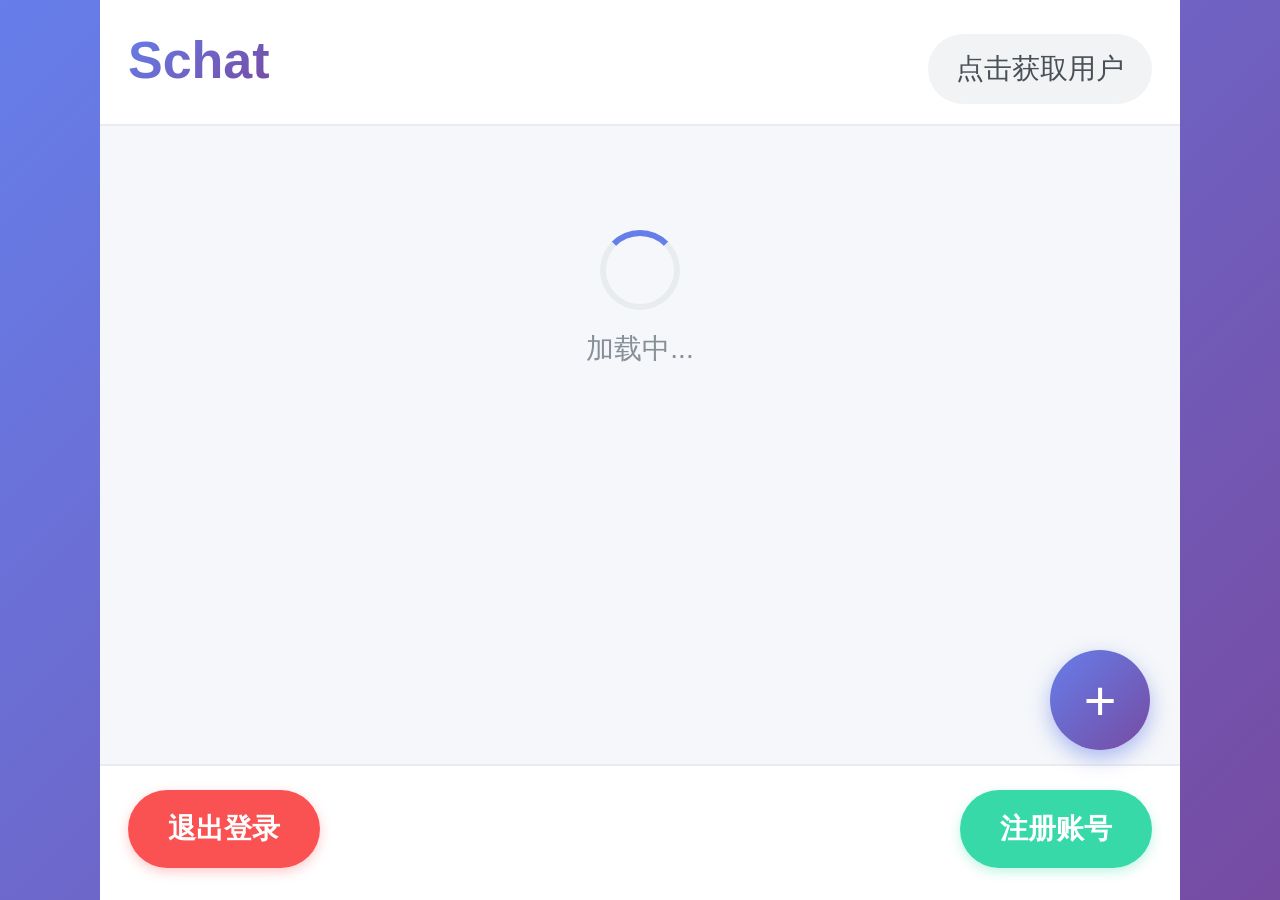
<file: web/index.html>
<!DOCTYPE html>
<html lang="zh-CN">
<head>
    <meta charset="UTF-8">
    <meta name="viewport" content="width=device-width, initial-scale=1.0, user-scalable=no">
    <title>Schat - 聊天应用</title>
    <link rel="stylesheet" href="uni.css">
</head>
<body>
    <div class="app-container">
        <div class="header">
            <div class="logo">Schat</div>
            <div class="user-info" id="userNowBtn">点击获取用户</div>
        </div>
        <div class="chat-list" id="chatList">
            <div class="loading-state"><div class="loading-spinner"></div><div>加载中...</div></div>
        </div>
        <div class="footer">
            <button class="btn btn-danger" id="exitBtn">退出登录</button>
            <button class="btn btn-success" id="registerBtn">注册账号</button>
        </div>
        <div class="fab-add" id="addChatBtn">+</div>
    </div>
    <script src="core.js"></script>
    <script>
        initIndexPage();
    </script>
</body>
</html>
</file>
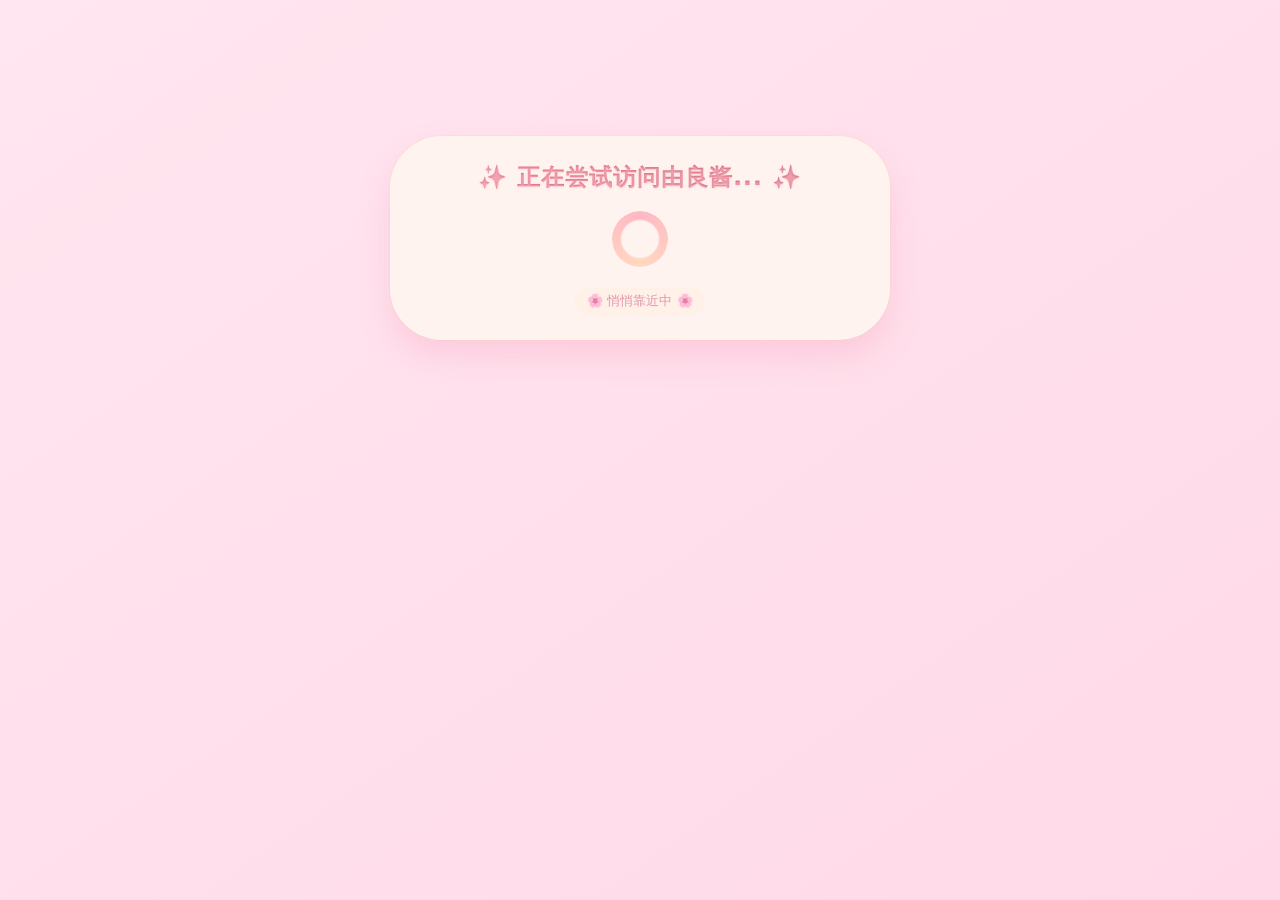
<file: app/src/main/assets/index.html>
﻿<!DOCTYPE html>
<html lang="zh-CN">
<head>
  <meta charset="UTF-8" />
  <meta name="viewport" content="width=device-width, initial-scale=1.0, user-scalable=no" />
  <title>Web shell</title>
  <style>
    html,
    body {
      width: 100%;
      height: 100%;
      overscroll-behavior: none;
    }

    * {
      margin: 0;
      padding: 0;
      box-sizing: border-box;
      user-select: none;
      -webkit-tap-highlight-color: transparent;
    }

    body {
      min-height: 100%;
      background: linear-gradient(145deg, #ffe6f0 0%, #ffd9e8 100%);
      font-family: 'Segoe UI', 'Quicksand', system-ui, -apple-system, 'Helvetica Neue', sans-serif;
      display: flex;
      justify-content: center;
      overflow: hidden;
      padding: 10px;
      touch-action: pan-y;
    }

    .app-container {
      width: 100%;
      max-width: 500px;
      height: 100%;
      transition: all 0.2s ease;
    }

    .hidden {
      display: none;
    }

    .loading-screen {
      background: rgba(255, 245, 240, 0.92);
      backdrop-filter: blur(2px);
      border-radius: 52px;
      padding: 1.6rem 1.2rem;
      box-shadow: 0 16px 30px rgba(244, 143, 177, 0.25), 0 0 0 1px rgba(255, 220, 210, 0.6);
      text-align: center;
      margin-top: 14vh;
    }

    .loading-text {
      font-size: 1.45rem;
      font-weight: 600;
      letter-spacing: 1px;
      background: linear-gradient(135deg, #e6718e, #c95c7a);
      background-clip: text;
      -webkit-background-clip: text;
      color: transparent;
      margin-bottom: 18px;
      text-shadow: 0 1px 2px rgba(255, 200, 200, 0.6);
    }

    .spinner {
      width: 56px;
      height: 56px;
      margin: 0 auto 14px;
      position: relative;
    }

    .spinner-circle {
      width: 100%;
      height: 100%;
      border-radius: 50%;
      background: conic-gradient(from 0deg, #ffb7c5, #ffd9c0, #ffb7c5);
      mask: radial-gradient(farthest-side, transparent calc(100% - 10px), #000 calc(100% - 8px));
      -webkit-mask: radial-gradient(farthest-side, transparent calc(100% - 10px), #000 calc(100% - 8px));
      animation: spin 0.9s cubic-bezier(0.4, 0.0, 0.2, 1) infinite;
      box-shadow: 0 0 8px rgba(255, 150, 170, 0.5);
    }

    @keyframes spin {
      0% { transform: rotate(0deg); }
      100% { transform: rotate(360deg); }
    }

    .loading-sub {
      font-size: 0.82rem;
      color: #e297ae;
      background: #fff0e8;
      display: inline-block;
      padding: 5px 12px;
      border-radius: 40px;
      margin-top: 6px;
    }

    .main-card {
      background: #fffaf7;
      border-radius: 36px 24px 42px 24px;
      box-shadow: 0 18px 30px rgba(218, 128, 148, 0.22), 0 2px 6px rgba(243, 182, 186, 0.28);
      overflow: hidden;
      border: 1px solid #ffddcf;
      height: 100%;
      display: flex;
      flex-direction: column;
    }

    .hero-section {
      height: min(18vh, 108px);
      padding: 0.55rem 0.85rem 0.5rem;
      display: flex;
      flex-direction: column;
      justify-content: center;
      text-align: center;
      background: linear-gradient(120deg, #ffeaeef5 0%, #ffe2e6 100%);
      border-bottom: 2px dashed #ffc1bc;
      overflow: hidden;
    }

    .yura-avatar {
      font-size: 2.15rem;
      filter: drop-shadow(0 7px 10px rgba(201, 112, 124, 0.24));
      margin-bottom: 4px;
      line-height: 1;
    }

    .status-title {
      font-size: clamp(0.9rem, 5.2vw, 1.14rem);
      font-weight: 700;
      background: linear-gradient(125deg, #d46b8a, #b55373);
      background-clip: text;
      -webkit-background-clip: text;
      color: transparent;
      margin-bottom: 4px;
      white-space: nowrap;
      overflow: hidden;
      text-overflow: ellipsis;
    }

    .sub-status {
      background: #ffe8e2;
      padding: 4px 9px;
      border-radius: 80px;
      display: inline-block;
      font-size: 0.72rem;
      font-weight: 600;
      color: #c26582;
      max-width: 100%;
      white-space: nowrap;
      overflow: hidden;
      text-overflow: ellipsis;
    }

    .detail-panel {
      padding: 10px 10px 12px;
      display: flex;
      flex-direction: column;
      min-height: 0;
      flex: 1;
    }

    .cmd-area {
      background: #fff3ef;
      border-radius: 22px;
      padding: 10px 10px 12px;
      border: 1px solid #ffdad2;
      box-shadow: inset 0 1px 3px #fbc2bf30, 0 2px 5px rgba(0,0,0,0.02);
      display: flex;
      flex-direction: column;
      min-height: 0;
      flex: 1;
    }

    .cmd-label {
      font-size: 0.75rem;
      text-transform: uppercase;
      letter-spacing: 1px;
      color: #e68aa6;
      font-weight: 600;
      margin-bottom: 6px;
      display: flex;
      align-items: center;
      gap: 6px;
      padding: 0 4px;
    }

    .terminal-shell {
      background: #2e2227;
      color: #ffcfaf;
      border-radius: 20px;
      border-left: 6px solid #ffa1b5;
      box-shadow: 0 4px 8px rgba(0,0,0,0.1);
      padding: 10px;
      min-height: 0;
      height: 100%;
      display: flex;
      flex-direction: column;
      gap: 8px;
      min-width: 0;
    }

    .terminal-output {
      flex: 1;
      overflow-y: auto;
      overscroll-behavior: contain;
      -webkit-overflow-scrolling: touch;
      touch-action: pan-y;
      white-space: pre-wrap;
      word-break: break-word;
      font-family: 'JetBrains Mono', Consolas, monospace;
      font-size: 0.84rem;
      line-height: 1.35;
      padding: 2px;
      min-height: 0;
      user-select: text;
      -webkit-user-select: text;
    }

    .terminal-line {
      display: flex;
      align-items: flex-start;
      gap: 6px;
      font-family: 'JetBrains Mono', Consolas, monospace;
      font-size: 0.84rem;
      line-height: 1.35;
      border-top: 1px solid rgba(255, 172, 192, 0.2);
      padding-top: 8px;
      min-height: 24px;
    }

    .prompt-mark {
      color: #ffd8e2;
      font-weight: 700;
      min-width: 12px;
      text-align: center;
      margin-top: 1px;
    }

    .cmd-inline {
      flex: 1;
      outline: none;
      color: #fff0c9;
      min-height: 20px;
      white-space: pre-wrap;
      word-break: break-word;
      user-select: text;
    }

    .button-group {
      display: flex;
      gap: 8px;
      justify-content: center;
      margin-top: 10px;
      flex-wrap: nowrap;
    }

    .pink-btn {
      background: #f49dbb;
      border: none;
      padding: 9px 6px;
      border-radius: 100px;
      font-weight: 700;
      font-size: 0.74rem;
      color: #2f1d24;
      box-shadow: 0 5px 0 #aa6f84;
      cursor: pointer;
      font-family: inherit;
      letter-spacing: 0.4px;
      min-width: 0;
      flex: 1 1 0;
      touch-action: manipulation;
      white-space: nowrap;
    }

    .pink-btn:active {
      transform: translateY(2px);
      box-shadow: 0 3px 0 #aa6f84;
    }

    .beige-btn {
      background: #ffddcf;
      border: 1px solid #ffbfae;
      padding: 9px 6px;
      border-radius: 100px;
      font-weight: 600;
      color: #b34b6b;
      cursor: pointer;
      min-width: 0;
      flex: 1 1 0;
      touch-action: manipulation;
      box-shadow: 0 4px 0 #d9a593;
      font-size: 0.72rem;
      white-space: nowrap;
      overflow: hidden;
      text-overflow: ellipsis;
    }

    .beige-btn:active {
      transform: translateY(2px);
      box-shadow: 0 2px 0 #d9a593;
      background: #ffcfbd;
    }

    .beige-btn:disabled,
    .pink-btn:disabled {
      opacity: 0.55;
      box-shadow: none;
      transform: none;
      cursor: not-allowed;
    }

    .pink-btn {
      overflow: hidden;
      text-overflow: ellipsis;
      white-space: nowrap;
    }

    .dock-hint {
      margin-top: 7px;
      text-align: center;
      font-size: 0.7rem;
      color: #bf7493;
    }

    .footer-note {
      text-align: center;
      margin-top: 10px;
      font-size: 0.68rem;
      color: #d494aa;
    }

    @media (max-width: 420px) {
      body {
        padding: 8px;
      }
      .status-title {
        font-size: clamp(0.84rem, 4.8vw, 1rem);
      }
      .yura-avatar {
        font-size: 1.88rem;
      }
      .sub-status {
        font-size: 0.68rem;
      }
    }
  </style>
</head>
<body>
<div class="app-container" id="appContainer">
  <div id="loadingScreen" class="loading-screen">
    <div class="loading-text">✨ 正在尝试访问由良酱... ✨</div>
    <div class="spinner">
      <div class="spinner-circle"></div>
    </div>
    <div class="loading-sub">🌸 悄悄靠近中 🌸</div>
  </div>

  <div id="mainInterface" class="hidden">
    <div class="main-card">
      <div class="hero-section">
        <div class="yura-avatar">🐾🌸 由良酱 🌸🐾</div>
        <div class="status-title" id="mainStatusTitle">由良酱已无力反抗</div>
      </div>
      <div class="detail-panel">
        <div class="cmd-area">
          <div class="cmd-label">
            <span>💻 终端</span> <span style="font-size:12px;">⚡</span>
          </div>

          <div class="terminal-shell" id="terminalShell">
            <pre id="rootResultBlock" class="terminal-output"># 点击输入指令</pre>
            <div class="terminal-line" id="commandLine">
              <span id="promptMark" class="prompt-mark">$</span>
              <span
                id="cmdInline"
                class="cmd-inline"
                contenteditable="true"
              ></span>
            </div>
          </div>
        </div>

        <div class="button-group">
          <button class="beige-btn" id="historyUpBtn">⬆ 上一条</button>
          <button class="beige-btn" id="historyDownBtn">⬇ 下一条</button>
          <button class="pink-btn" id="runBtn">🖤 执行命令 🖤</button>
          <button class="beige-btn" id="clearBtn">🍬 清除输出</button>
        </div>
        <div class="dock-hint">Enter 执行，Shift+Enter 换行，箭头可切换命令历史</div>

        <div class="footer-note">
          💕 粉肤结界 · 由良酱的契约 💕
        </div>
      </div>
    </div>
  </div>
</div>

<script>
  const COMMAND_HISTORY_KEY = 'webshell_command_history_v1';
  const OUTPUT_HISTORY_KEY = 'webshell_output_history_v1';
  const MAX_COMMAND_HISTORY = 100;
  const DEFAULT_OUTPUT = '# 点击输入指令';

  const loadingScreen = document.getElementById('loadingScreen');
  const mainInterface = document.getElementById('mainInterface');
  const mainStatusTitle = document.getElementById('mainStatusTitle');
  const rootResultBlock = document.getElementById('rootResultBlock');
  const promptMark = document.getElementById('promptMark');
  const cmdInline = document.getElementById('cmdInline');
  const terminalShell = document.getElementById('terminalShell');

  let commandHistory = [];
  let historyIndex = null;
  let draftBeforeHistory = '';
  let currentRootSuccess = false;

  function root_cmd(mycmd) {
    const raw = NativeBridge.root_cmd(mycmd);
    return JSON.parse(raw);
  }

  function updateMainUI() {
    if (currentRootSuccess) {
      mainStatusTitle.textContent = '由良酱已无力反抗';
    } else {
      mainStatusTitle.textContent = '由良酱开启龙脊背模式';
    }
    fitMainTitleOneLine();
  }

  function fitMainTitleOneLine() {
    const el = mainStatusTitle;
    if (!el) return;

    const min = 14;
    const max = 30;
    let low = min;
    let high = max;
    let best = min;

    while (low <= high) {
      const mid = Math.floor((low + high) / 2);
      el.style.fontSize = mid + 'px';
      if (el.scrollWidth <= el.clientWidth) {
        best = mid;
        low = mid + 1;
      } else {
        high = mid - 1;
      }
    }

    el.style.fontSize = best + 'px';
  }

  function updatePrompt() {
    promptMark.textContent = currentRootSuccess ? '#' : '$';
  }

  function detectRootStatus() {
    try {
      const result = root_cmd('whoami');
      const stdout = String(result[0] || '');
      const code = Number(result[2]);
      currentRootSuccess = (code === 0 && stdout.toLowerCase().includes('root'));
    } catch (err) {
      currentRootSuccess = false;
    }
    updateMainUI();
    updatePrompt();
  }

  function getPromptByStatus() {
    return currentRootSuccess ? '#' : '$';
  }

  function getCurrentInputText() {
    return cmdInline.innerText.replace(/\r/g, '').replace(/\n+/g, '\n').trim();
  }

  function setCurrentInputText(text) {
    cmdInline.innerText = text || '';
  }

  function updateTerminalBoxSize() {
    if (mainInterface.classList.contains('hidden')) return;

    const viewportHeight = window.innerHeight || document.documentElement.clientHeight;
    const targetOutputHeight = Math.floor(viewportHeight * 0.5);
    const commandLine = document.getElementById('commandLine');
    const shellRect = terminalShell.getBoundingClientRect();
    const lineHeight = commandLine ? commandLine.offsetHeight : 28;
    const shellComputed = getComputedStyle(terminalShell);
    const padTop = parseFloat(shellComputed.paddingTop || '0');
    const padBottom = parseFloat(shellComputed.paddingBottom || '0');
    const available = Math.floor(shellRect.height - lineHeight - padTop - padBottom - 8);
    const safeAvailable = Math.max(80, available);
    const finalHeight = Math.min(targetOutputHeight, safeAvailable);
    rootResultBlock.style.height = finalHeight + 'px';
  }

  function placeCaretAtEnd(el) {
    el.focus();
    const range = document.createRange();
    range.selectNodeContents(el);
    range.collapse(false);
    const sel = window.getSelection();
    sel.removeAllRanges();
    sel.addRange(range);
  }

  function saveCommandHistory() {
    localStorage.setItem(COMMAND_HISTORY_KEY, JSON.stringify(commandHistory));
  }

  function saveOutputHistory(text) {
    localStorage.setItem(OUTPUT_HISTORY_KEY, text);
  }

  function updateHistoryButtons() {
    const hasHistory = commandHistory.length > 0;
    document.getElementById('historyUpBtn').disabled = !hasHistory;
    document.getElementById('historyDownBtn').disabled = !hasHistory;
  }

  function rememberCommand(cmd) {
    if (!cmd) return;

    const last = commandHistory.length ? commandHistory[commandHistory.length - 1] : '';
    if (cmd !== last) {
      commandHistory.push(cmd);
      if (commandHistory.length > MAX_COMMAND_HISTORY) {
        commandHistory = commandHistory.slice(commandHistory.length - MAX_COMMAND_HISTORY);
      }
      saveCommandHistory();
    }

    historyIndex = null;
    draftBeforeHistory = '';
    updateHistoryButtons();
  }

  function moveHistory(step) {
    if (commandHistory.length === 0) return;

    if (historyIndex === null) {
      draftBeforeHistory = getCurrentInputText();
      historyIndex = commandHistory.length;
    }

    const nextIndex = historyIndex + step;
    if (nextIndex < 0 || nextIndex > commandHistory.length) return;

    historyIndex = nextIndex;
    if (historyIndex === commandHistory.length) {
      setCurrentInputText(draftBeforeHistory);
      historyIndex = null;
    } else {
      setCurrentInputText(commandHistory[historyIndex]);
    }
  }

  function formatExecutionOutput(stdout, stderr) {
    const out = String(stdout || '').trim();
    const err = String(stderr || '').trim();

    if (out && err) return out + '\n' + err;
    if (out) return out;
    if (err) return err;
    return '';
  }

  function appendOutput(block) {
    const current = (rootResultBlock.textContent === DEFAULT_OUTPUT) ? '' : rootResultBlock.textContent;
    const next = current ? current + '\n\n' + block : block;
    rootResultBlock.textContent = next || DEFAULT_OUTPUT;
    rootResultBlock.scrollTop = rootResultBlock.scrollHeight;
    saveOutputHistory(next);
  }

  function clearOutput() {
    rootResultBlock.textContent = DEFAULT_OUTPUT;
    saveOutputHistory('');
  }

  function loadState() {
    try {
      const historyRaw = localStorage.getItem(COMMAND_HISTORY_KEY);
      if (historyRaw) {
        const parsed = JSON.parse(historyRaw);
        if (Array.isArray(parsed)) {
          commandHistory = parsed.filter(function(item) {
            return typeof item === 'string' && item.trim() !== '';
          });
        }
      }
    } catch (e) {}

    try {
      const outputRaw = localStorage.getItem(OUTPUT_HISTORY_KEY);
      if (typeof outputRaw === 'string' && outputRaw.trim() !== '') {
        rootResultBlock.textContent = outputRaw;
      } else {
        rootResultBlock.textContent = DEFAULT_OUTPUT;
      }
    } catch (e) {
      rootResultBlock.textContent = DEFAULT_OUTPUT;
    }
  }

  function runCommand() {
    const cmd = getCurrentInputText();
    if (!cmd) return;

    try {
      const result = root_cmd(cmd);
      const stdout = result[0];
      const stderr = result[1];
      const code = Number(result[2]);

      if (cmd.toLowerCase() === 'whoami') {
        const outText = String(stdout || '').toLowerCase();
        currentRootSuccess = (code === 0 && outText.includes('root'));
        updateMainUI();
      }

      updatePrompt();
      const prompt = getPromptByStatus();
      const outputText = formatExecutionOutput(stdout, stderr);
      appendOutput(prompt + ' ' + cmd + (outputText ? '\n' + outputText : ''));
      rememberCommand(cmd);
      setCurrentInputText('');
    } catch (err) {
      updatePrompt();
      const prompt = getPromptByStatus();
      appendOutput(prompt + ' ' + cmd + '\n' + String(err));
      rememberCommand(cmd);
      setCurrentInputText('');
    }
  }

  function bindEvents() {
    const upBtn = document.getElementById('historyUpBtn');
    const downBtn = document.getElementById('historyDownBtn');
    const runBtn = document.getElementById('runBtn');
    const clearBtn = document.getElementById('clearBtn');
    const commandLine = document.getElementById('commandLine');

    upBtn.addEventListener('click', function() { moveHistory(-1); });
    downBtn.addEventListener('click', function() { moveHistory(1); });
    runBtn.addEventListener('click', runCommand);
    clearBtn.addEventListener('click', clearOutput);

    commandLine.addEventListener('click', function() {
      placeCaretAtEnd(cmdInline);
    });

    cmdInline.addEventListener('input', function() {
      if (historyIndex !== null) historyIndex = null;
    });

    cmdInline.addEventListener('keydown', function(event) {
      if (event.key === 'Enter' && !event.shiftKey) {
        event.preventDefault();
        runCommand();
      }
    });
  }

  function startApp() {
    loadState();
    bindEvents();
    updateHistoryButtons();

    setTimeout(function() {
      detectRootStatus();
      loadingScreen.classList.add('hidden');
      mainInterface.classList.remove('hidden');
      placeCaretAtEnd(cmdInline);
      fitMainTitleOneLine();
      updateTerminalBoxSize();
    }, 1000);
  }

  function clearCommandLineOnExit() {
    setCurrentInputText('');
  }

  window.addEventListener('load', startApp);
  window.addEventListener('resize', function() {
    fitMainTitleOneLine();
    updateTerminalBoxSize();
  });
  window.addEventListener('beforeunload', clearCommandLineOnExit);
  window.addEventListener('pagehide', clearCommandLineOnExit);
  document.addEventListener('visibilitychange', function() {
    if (document.visibilityState === 'hidden') {
      clearCommandLineOnExit();
    }
  });
</script>
</body>
</html>
</file>
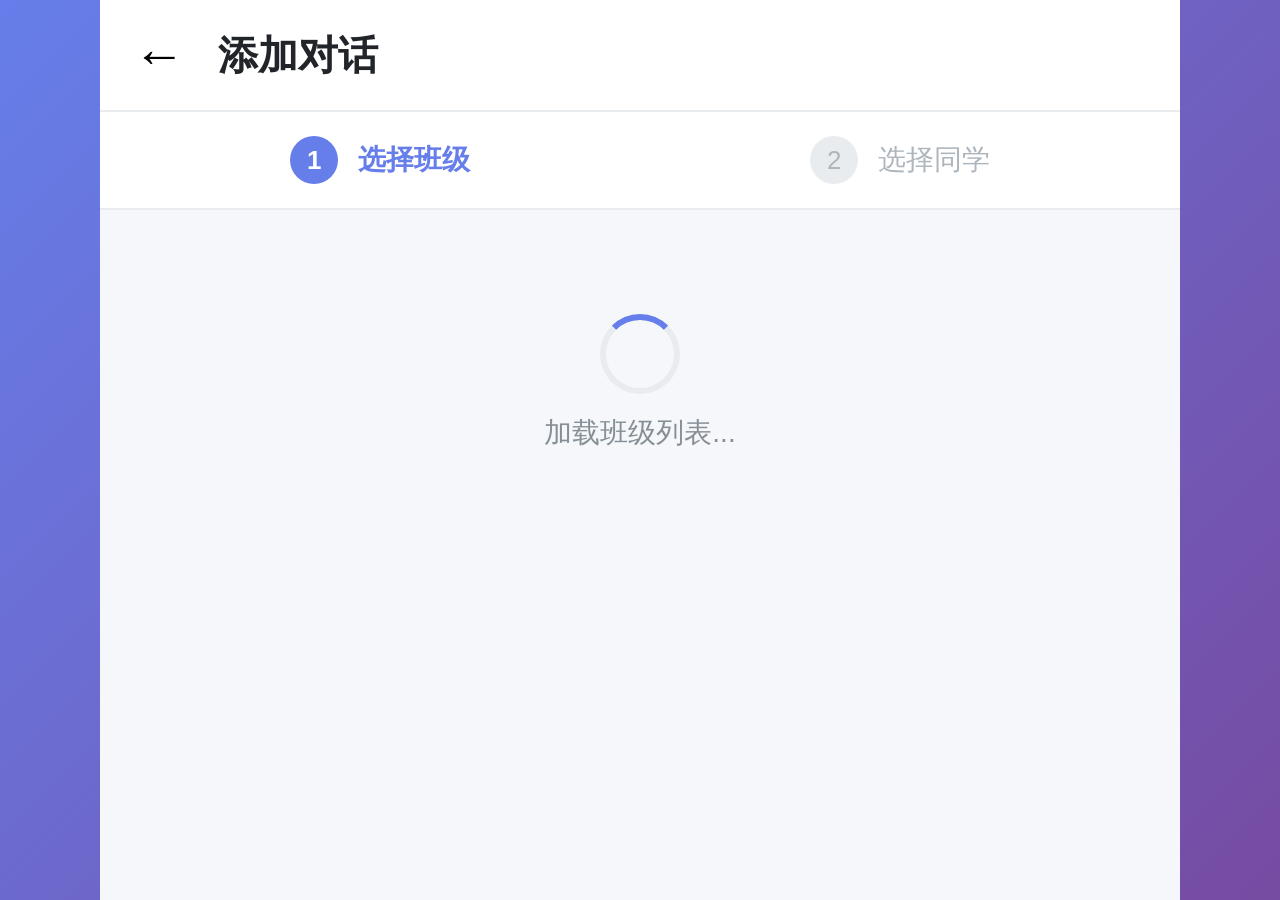
<file: web/addchat.html>
<!DOCTYPE html>
<html lang="zh-CN">
<head>
    <meta charset="UTF-8">
    <meta name="viewport" content="width=device-width, initial-scale=1.0, user-scalable=no">
    <title>添加对话 - Schat</title>
    <link rel="stylesheet" href="uni.css">
</head>
<body>
    <div class="full-page">
        <div class="header-with-back">
            <div class="back-btn" id="backBtn">←</div>
            <div class="page-title">添加对话</div>
            <div style="width: 32px;"></div>
        </div>

        <div class="step-indicator">
            <div class="step active" id="step1"><span class="step-num">1</span> 选择班级</div>
            <div class="step" id="step2"><span class="step-num">2</span> 选择同学</div>
        </div>

        <div class="content-area" id="contentArea">
            <div class="loading-state"><div class="loading-spinner"></div><div>加载班级列表...</div></div>
        </div>
    </div>
    <script src="core.js"></script>
    <script>
        initAddChatPage();
    </script>
</body>
</html>
</file>
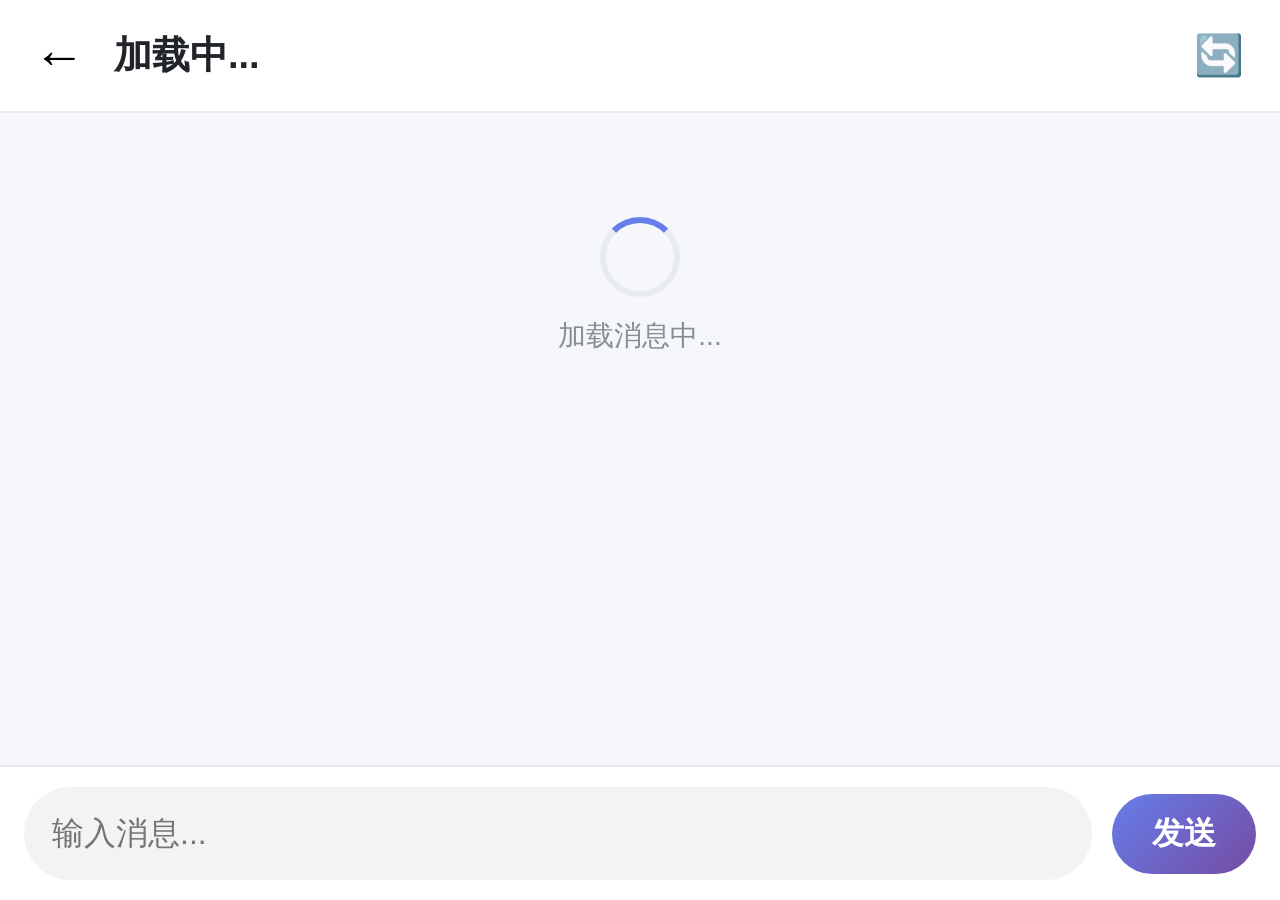
<file: web/chat.html>
<!DOCTYPE html>
<html lang="zh-CN">
<head>
    <meta charset="UTF-8">
    <meta name="viewport" content="width=device-width, initial-scale=1.0, user-scalable=no">
    <title>聊天 - Schat</title>
    <link rel="stylesheet" href="uni.css">
</head>
<body>
    <div class="chat-container">
        <div class="chat-header">
            <div class="back-btn" id="backBtn">←</div>
            <div class="chat-title" id="chatTitle">加载中...</div>
            <div class="action-btn" id="refreshBtn">🔄</div>
        </div>

        <div class="messages-container" id="messagesContainer">
            <div class="loading-state"><div class="loading-spinner"></div><div>加载消息中...</div></div>
        </div>

        <div class="input-area">
            <div class="input-wrapper">
                <input type="text" class="msg-input" id="msgInput" placeholder="输入消息...">
            </div>
            <button class="send-btn" id="sendBtn">发送</button>
        </div>
    </div>
    <script src="core.js"></script>
    <script>
        initChatPage();
    </script>
</body>
</html>
</file>
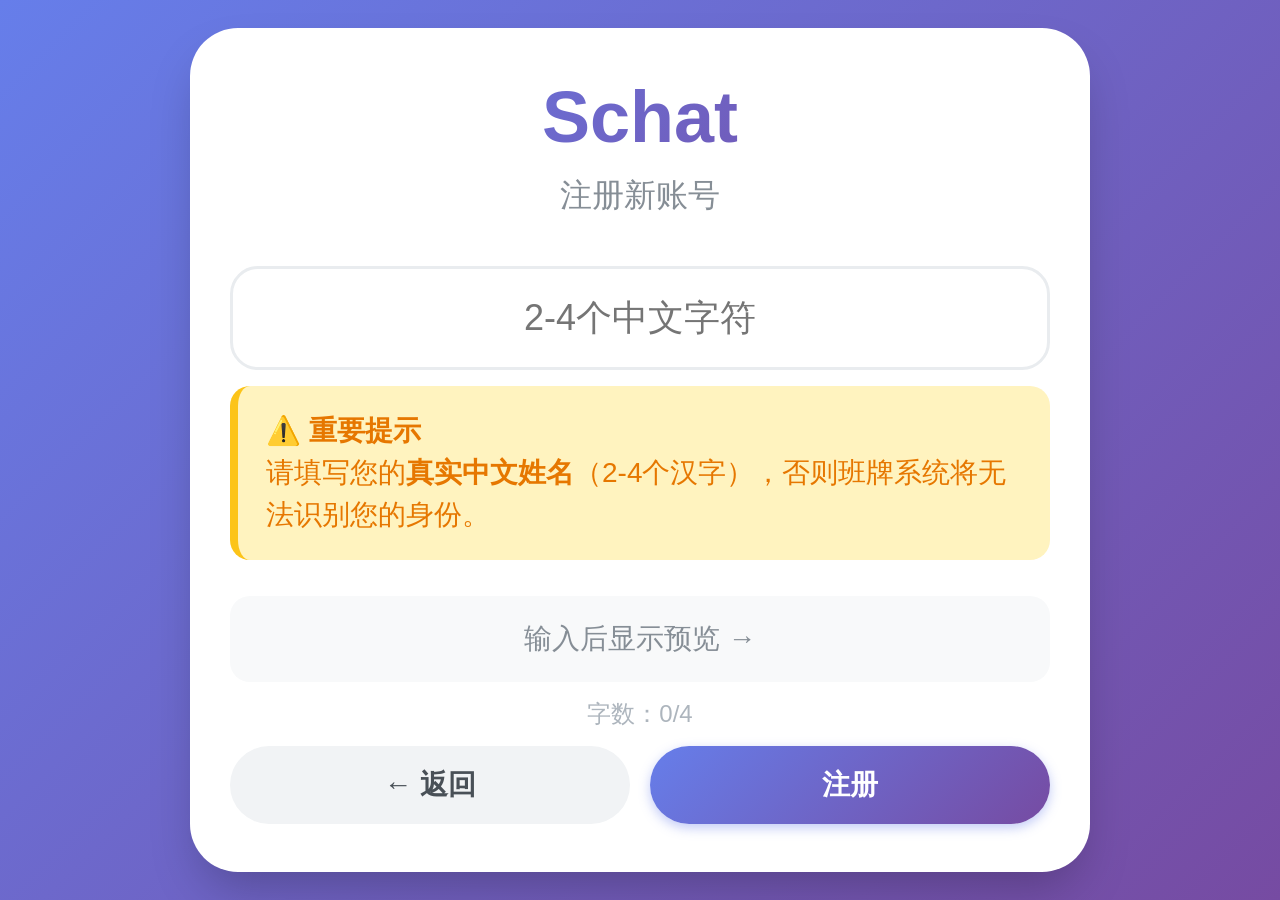
<file: web/join.html>
<!DOCTYPE html>
<html lang="zh-CN">
<head>
    <meta charset="UTF-8">
    <meta name="viewport" content="width=device-width, initial-scale=1.0, user-scalable=no">
    <title>注册 - Schat</title>
    <link rel="stylesheet" href="uni.css">
</head>
<body>
    <div class="full-container">
        <div class="header-center">
            <div class="logo-large">Schat</div>
            <div class="subtitle">注册新账号</div>
        </div>

        <input type="text" id="username" class="input-field" placeholder="2-4个中文字符" maxlength="4" autocomplete="off">
        <div class="hint-text" id="hintText"></div>

        <div class="warning-box">
            <div class="warning-text">
                ⚠️ <strong>重要提示</strong><br>
                请填写您的<b>真实中文姓名</b>（2-4个汉字），否则班牌系统将无法识别您的身份。
            </div>
        </div>

        <div class="name-preview" id="namePreview">输入后显示预览 →</div>
        <div class="length-indicator" id="lengthIndicator">字数：0/4</div>

        <div class="button-group">
            <button class="btn btn-secondary" id="backBtn">← 返回</button>
            <button class="btn btn-primary" id="registerBtn">注册</button>
        </div>

        <div id="status" class="status"></div>
    </div>
    <script src="core.js"></script>
    <script>
        initJoinPage();
    </script>
</body>
</html>
</file>
<file: web/uni.css>
/* Schat - 统一样式库 - 适配1080x1920竖屏设备 */

* {
    margin: 0;
    padding: 0;
    box-sizing: border-box;
    -webkit-tap-highlight-color: transparent;
}

/* 基础字体使用 vw 单位，确保大屏显示足够大 */
html {
    font-size: 4.5px;
}

body {
    font-family: -apple-system, BlinkMacSystemFont, 'Segoe UI', Roboto, Helvetica, Arial, sans-serif;
    background: linear-gradient(135deg, #667eea 0%, #764ba2 100%);
    height: 100vh;
    display: flex;
    justify-content: center;
    align-items: center;
    font-size: 16px;
}

/* 适配 1080x1920 竖屏 */
@media (min-width: 1000px) and (min-height: 1800px) {
    html {
        font-size: 5px;
    }
    
    body {
        font-size: 32px;
    }
}

/* ========== 容器 ========== */
.app-container {
    width: 100%;
    max-width: 1080px;
    height: 100vh;
    background: #f5f7fa;
    display: flex;
    flex-direction: column;
    overflow: hidden;
    position: relative;
}

.full-container {
    width: 90%;
    max-width: 900px;
    background: white;
    border-radius: 48px;
    box-shadow: 0 25px 50px -12px rgba(0, 0, 0, 0.25);
    overflow: hidden;
    padding: 48px 40px;
}

.full-page {
    width: 100%;
    max-width: 1080px;
    height: 100vh;
    background: #f5f7fa;
    display: flex;
    flex-direction: column;
    overflow: hidden;
}

/* ========== 头部 ========== */
.header {
    background: white;
    padding: 30px 28px 20px;
    border-bottom: 2px solid #e9ecef;
    display: flex;
    justify-content: space-between;
    align-items: baseline;
}

.header-with-back {
    background: white;
    padding: 20px 24px;
    border-bottom: 2px solid #e9ecef;
    display: flex;
    align-items: center;
    gap: 24px;
}

.header-center {
    text-align: center;
    margin-bottom: 48px;
}

.logo {
    font-size: 52px;
    font-weight: 700;
    background: linear-gradient(135deg, #667eea, #764ba2);
    -webkit-background-clip: text;
    background-clip: text;
    color: transparent;
}

.logo-large {
    font-size: 72px;
    font-weight: 700;
    background: linear-gradient(135deg, #667eea, #764ba2);
    -webkit-background-clip: text;
    background-clip: text;
    color: transparent;
    margin-bottom: 16px;
}

.subtitle {
    color: #868e96;
    font-size: 32px;
}

.page-title {
    flex: 1;
    font-size: 40px;
    font-weight: 600;
    color: #212529;
}

/* ========== 返回按钮 ========== */
.back-btn {
    font-size: 52px;
    cursor: pointer;
    width: 70px;
    height: 70px;
    display: flex;
    align-items: center;
    justify-content: center;
    border-radius: 50%;
    transition: background 0.2s;
}

.back-btn:active {
    background: #f1f3f5;
}

/* ========== 用户信息 ========== */
.user-info {
    background: #f1f3f5;
    padding: 16px 28px;
    border-radius: 40px;
    font-size: 28px;
    color: #495057;
    cursor: pointer;
    transition: background 0.2s;
}

.user-info:active {
    background: #e9ecef;
}

/* ========== 列表区域 ========== */
.content-area {
    flex: 1;
    overflow-y: auto;
    padding: 24px;
}

.chat-list,
.messages-container {
    flex: 1;
    overflow-y: auto;
    padding: 24px;
}

/* ========== 班级分组标题 ========== */
.chat-group-header {
    font-size: 28px;
    font-weight: 600;
    color: #667eea;
    padding: 24px 12px 16px;
    margin-top: 12px;
    border-bottom: 2px solid #667eea;
    text-transform: uppercase;
    letter-spacing: 1px;
}

.chat-group-header span {
    display: inline-block;
    padding-bottom: 8px;
}

/* 列表项（通用） */
.list-item,
.chat-item {
    background: white;
    border-radius: 28px;
    padding: 28px 24px;
    margin-bottom: 20px;
    display: flex;
    align-items: center;
    gap: 24px;
    box-shadow: 0 2px 8px rgba(0, 0, 0, 0.08);
    transition: all 0.2s;
    cursor: pointer;
}

.list-item:active,
.chat-item:active {
    transform: scale(0.98);
    background: #f8f9fa;
}

.list-avatar,
.chat-avatar {
    width: 100px;
    height: 100px;
    background: linear-gradient(135deg, #667eea, #764ba2);
    border-radius: 50%;
    display: flex;
    align-items: center;
    justify-content: center;
    color: white;
    font-size: 48px;
    font-weight: 600;
    flex-shrink: 0;
}

/* 图片头像样式 */
.avatar-img {
    width: 100px;
    height: 100px;
    border-radius: 50%;
    object-fit: cover;
    flex-shrink: 0;
}

.list-info,
.chat-info {
    flex: 1;
}

.list-name,
.chat-name {
    font-size: 36px;
    font-weight: 600;
    color: #212529;
    margin-bottom: 10px;
}

.list-desc,
.chat-class {
    font-size: 24px;
    color: #868e96;
    margin-bottom: 8px;
}

.chat-preview {
    font-size: 26px;
    color: #adb5bd;
    white-space: nowrap;
    overflow: hidden;
    text-overflow: ellipsis;
}

/* ========== 聊天页面样式 ========== */
.chat-container {
    width: 100%;
    height: 100vh;
    background: #f5f7fa;
    display: flex;
    flex-direction: column;
    overflow: hidden;
}

.chat-header {
    background: white;
    padding: 20px 24px;
    border-bottom: 2px solid #e9ecef;
    display: flex;
    align-items: center;
    gap: 20px;
}

.chat-title {
    flex: 1;
    font-size: 38px;
    font-weight: 600;
    color: #212529;
}

.class-badge {
    font-size: 26px;
    color: #868e96;
    margin-left: 12px;
    font-weight: normal;
}

.action-btn {
    font-size: 40px;
    cursor: pointer;
    padding: 12px;
    border-radius: 50%;
    transition: background 0.2s;
}

.action-btn:active {
    background: #f1f3f5;
}

/* ========== 消息气泡样式 - 重写版 ========== */

/* 消息行容器 */
.message {
    display: flex;
    margin-bottom: 28px;
    width: 100%;
}

/* 自己的消息靠右 */
.message-self {
    justify-content: flex-end;
}

/* 他人的消息靠左 */
.message-other {
    justify-content: flex-start;
}

/* 消息内容包装器 - 控制最大宽度和对齐 */
.message-content {
    max-width: 80%;
    display: flex;
    flex-direction: column;
}

/* 自己的消息内容靠右对齐 */
.message-self .message-content {
    align-items: flex-end;
}

/* 他人的消息内容靠左对齐 */
.message-other .message-content {
    align-items: flex-start;
}

/* 气泡主体 */
.message-bubble {
    padding: 20px 28px;
    border-radius: 32px;
    font-size: 32px;
    line-height: 1.45;
    display: block;
    width: auto;
    /* 关键：允许换行，但不强制 */
    word-break: break-word;
    white-space: pre-wrap;
    /* 长内容自动换行 */
    overflow-wrap: break-word;
}

/* 自己的气泡样式 */
.message-self .message-bubble {
    background: linear-gradient(135deg, #667eea, #764ba2);
    color: white;
    border-bottom-right-radius: 8px;
}

/* 他人的气泡样式 */
.message-other .message-bubble {
    background: white;
    color: #212529;
    border-bottom-left-radius: 8px;
    box-shadow: 0 2px 8px rgba(0, 0, 0, 0.08);
}

/* 发送者名称 */
.message-sender {
    font-size: 24px;
    margin-bottom: 8px;
    color: #868e96;
}

.message-self .message-sender {
    text-align: right;
    padding-right: 8px;
}

.message-other .message-sender {
    text-align: left;
    padding-left: 8px;
}

/* 时间戳 */
.message-time {
    font-size: 20px;
    margin-top: 8px;
    color: #adb5bd;
}

.message-self .message-time {
    text-align: right;
    padding-right: 8px;
}

.message-other .message-time {
    text-align: left;
    padding-left: 8px;
}

/* 图片消息特殊处理 */
.message-bubble img {
    max-width: 100%;
    border-radius: 16px;
    display: block;
}

.message-bubble:has(img) {
    padding: 12px;
    background: transparent !important;
    box-shadow: none !important;
}

/* ========== 发送消息动画 ========== */

/* 发送中的消息 - 半透明 + 脉冲效果 */
.message-sending {
    opacity: 0.7;
    animation: pulseOpacity 0.8s ease-in-out infinite;
}

@keyframes pulseOpacity {
    0%, 100% {
        opacity: 0.7;
    }
    50% {
        opacity: 0.9;
    }
}

/* 发送成功的消息 - 弹入动画 */
.message-sent {
    animation: messagePopIn 0.3s cubic-bezier(0.34, 1.2, 0.64, 1);
}

@keyframes messagePopIn {
    0% {
        opacity: 0;
        transform: translateX(20px) scale(0.9);
    }
    80% {
        transform: translateX(-2px) scale(1.02);
    }
    100% {
        opacity: 1;
        transform: translateX(0) scale(1);
    }
}

/* 发送失败的消息 - 抖动 + 红色边框效果 */
.message-failed {
    animation: shakeError 0.4s ease-in-out;
}

.message-failed .message-bubble {
    background: #ff6b6b !important;
    box-shadow: 0 0 0 2px #ff8787, 0 4px 12px rgba(255, 107, 107, 0.4);
}

@keyframes shakeError {
    0%, 100% {
        transform: translateX(0);
    }
    10%, 30%, 50%, 70%, 90% {
        transform: translateX(-4px);
    }
    20%, 40%, 60%, 80% {
        transform: translateX(4px);
    }
}

/* 他人新消息到达动画 - 淡入缩放 */
.message-new {
    animation: messageFadeIn 0.3s ease-out;
}

@keyframes messageFadeIn {
    0% {
        opacity: 0;
        transform: scale(0.95);
    }
    100% {
        opacity: 1;
        transform: scale(1);
    }
}

/* 输入框发送时的脉冲效果 */
.send-btn-sending {
    transform: scale(0.95);
    opacity: 0.7;
    transition: all 0.1s;
}

/* 消息气泡内的加载指示器 */
.message-loading-indicator {
    display: inline-flex;
    align-items: center;
    gap: 4px;
    padding: 4px 8px;
}

.message-loading-indicator span {
    width: 8px;
    height: 8px;
    background: rgba(255, 255, 255, 0.8);
    border-radius: 50%;
    animation: dotBounce 0.6s ease-in-out infinite;
}

.message-loading-indicator span:nth-child(2) {
    animation-delay: 0.2s;
}

.message-loading-indicator span:nth-child(3) {
    animation-delay: 0.4s;
}

@keyframes dotBounce {
    0%, 60%, 100% {
        transform: translateY(0);
    }
    30% {
        transform: translateY(-6px);
    }
}

/* ========== 输入区域 ========== */
.input-area {
    background: white;
    padding: 20px 24px;
    border-top: 2px solid #e9ecef;
    display: flex;
    gap: 20px;
    align-items: center;
}

.input-wrapper {
    flex: 1;
    background: #f1f3f5;
    border-radius: 60px;
    padding: 12px 28px;
}

.msg-input {
    width: 100%;
    border: none;
    background: transparent;
    padding: 16px 0;
    font-size: 32px;
    outline: none;
}

/* ========== 底部区域 ========== */
.footer {
    padding: 24px 28px 32px;
    background: white;
    border-top: 2px solid #e9ecef;
    display: flex;
    justify-content: space-between;
    align-items: center;
}

/* ========== 按钮 ========== */
.btn {
    padding: 20px 40px;
    border-radius: 60px;
    font-size: 28px;
    font-weight: 600;
    border: none;
    cursor: pointer;
    transition: all 0.2s;
}

.btn:active {
    transform: scale(0.96);
}

.btn-primary {
    background: linear-gradient(135deg, #667eea, #764ba2);
    color: white;
    box-shadow: 0 4px 12px rgba(102, 126, 234, 0.4);
}

.btn-danger {
    background: #fa5252;
    color: white;
    box-shadow: 0 4px 12px rgba(250, 82, 82, 0.3);
}

.btn-success {
    background: #38d9a9;
    color: white;
    box-shadow: 0 4px 12px rgba(56, 217, 169, 0.3);
}

.btn-secondary {
    background: #f1f3f5;
    color: #495057;
    font-size: 28px;
}

.button-group {
    display: flex;
    gap: 20px;
    margin-top: 16px;
}

.button-group .btn {
    flex: 1;
}

.send-btn {
    background: linear-gradient(135deg, #667eea, #764ba2);
    border: none;
    padding: 18px 40px;
    border-radius: 60px;
    color: white;
    font-size: 32px;
    font-weight: 600;
    cursor: pointer;
    transition: transform 0.2s;
}

.send-btn:active {
    transform: scale(0.96);
}

/* ========== 悬浮添加按钮 ========== */
.fab-add {
    position: absolute;
    bottom: 150px;
    right: 30px;
    width: 100px;
    height: 100px;
    background: linear-gradient(135deg, #667eea, #764ba2);
    border-radius: 50%;
    display: flex;
    align-items: center;
    justify-content: center;
    color: white;
    font-size: 56px;
    font-weight: 300;
    box-shadow: 0 8px 20px rgba(102, 126, 234, 0.5);
    cursor: pointer;
    transition: all 0.2s;
    z-index: 10;
}

.fab-add:active {
    transform: scale(0.92);
}

/* ========== 步骤指示器 ========== */
.step-indicator {
    display: flex;
    padding: 24px 28px;
    background: white;
    border-bottom: 2px solid #e9ecef;
    gap: 16px;
}

.step {
    flex: 1;
    text-align: center;
    font-size: 28px;
    color: #adb5bd;
    position: relative;
}

.step.active {
    color: #667eea;
    font-weight: 600;
}

.step.completed {
    color: #38d9a9;
}

.step .step-num {
    display: inline-block;
    width: 48px;
    height: 48px;
    line-height: 48px;
    text-align: center;
    background: #e9ecef;
    border-radius: 50%;
    font-size: 26px;
    margin-right: 12px;
}

.step.active .step-num {
    background: #667eea;
    color: white;
}

.step.completed .step-num {
    background: #38d9a9;
    color: white;
}

/* ========== 选中班级栏 ========== */
.selected-class {
    background: #f8f9fa;
    padding: 24px 28px;
    border-radius: 20px;
    margin-bottom: 24px;
    display: flex;
    justify-content: space-between;
    align-items: center;
}

.selected-label {
    font-size: 28px;
    color: #868e96;
}

.selected-value {
    font-size: 30px;
    font-weight: 600;
    color: #667eea;
}

.reset-btn {
    color: #fa5252;
    font-size: 26px;
    cursor: pointer;
    padding: 8px 16px;
}

/* ========== 输入框 ========== */
.input-field {
    width: 100%;
    padding: 28px;
    font-size: 36px;
    border: 3px solid #e9ecef;
    border-radius: 28px;
    outline: none;
    transition: all 0.2s;
    font-family: inherit;
    text-align: center;
}

.input-field:focus {
    border-color: #667eea;
    box-shadow: 0 0 0 6px rgba(102, 126, 234, 0.15);
}

/* ========== 提示框 ========== */
.warning-box {
    background: #fff3bf;
    border-left: 8px solid #fcc419;
    padding: 24px 28px;
    border-radius: 20px;
    margin-bottom: 36px;
}

.warning-text {
    font-size: 28px;
    color: #e67700;
    line-height: 1.5;
}

.warning-text strong {
    font-weight: 700;
}

.name-preview {
    margin-top: 24px;
    padding: 24px;
    background: #f8f9fa;
    border-radius: 20px;
    font-size: 28px;
    color: #868e96;
    text-align: center;
}

.name-preview span {
    color: #667eea;
    font-weight: 600;
}

.length-indicator {
    margin-top: 16px;
    text-align: center;
    font-size: 24px;
    color: #adb5bd;
}

.hint-text {
    font-size: 26px;
    margin-top: 16px;
    text-align: center;
}

/* ========== 空状态 ========== */
.empty-state {
    text-align: center;
    padding: 100px 30px;
    color: #adb5bd;
    font-size: 30px;
}

.empty-state span {
    font-size: 100px;
    display: block;
    margin-bottom: 28px;
}

/* ========== 加载状态 ========== */
.loading-state {
    text-align: center;
    padding: 80px 30px;
    color: #868e96;
    font-size: 28px;
}

.loading-spinner {
    width: 80px;
    height: 80px;
    border: 6px solid #e9ecef;
    border-top-color: #667eea;
    border-radius: 50%;
    animation: spin 0.8s linear infinite;
    margin: 0 auto 20px;
}

@keyframes spin {
    to { transform: rotate(360deg); }
}

/* ========== 状态提示 ========== */
.status {
    margin-top: 32px;
    padding: 24px;
    border-radius: 24px;
    font-size: 28px;
    text-align: center;
    display: none;
}

.status-success {
    background: #d3f9d8;
    color: #2b8a3e;
    display: block;
}

.status-error {
    background: #ffe3e3;
    color: #e03131;
    display: block;
}

.status-loading {
    background: #e7f5ff;
    color: #1c7ed6;
    display: block;
}

/* ========== Toast ========== */
.toast {
    position: fixed;
    bottom: 120px;
    left: 50%;
    transform: translateX(-50%);
    background: rgba(0, 0, 0, 0.85);
    color: white;
    padding: 20px 40px;
    border-radius: 60px;
    font-size: 28px;
    z-index: 100;
    white-space: nowrap;
    max-width: 90%;
    overflow-x: auto;
}

/* ========== 滚动条样式 ========== */
::-webkit-scrollbar {
    width: 8px;
}

::-webkit-scrollbar-track {
    background: #e9ecef;
    border-radius: 4px;
}

::-webkit-scrollbar-thumb {
    background: #adb5bd;
    border-radius: 4px;
}

::-webkit-scrollbar-thumb:hover {
    background: #868e96;
}
</file>
